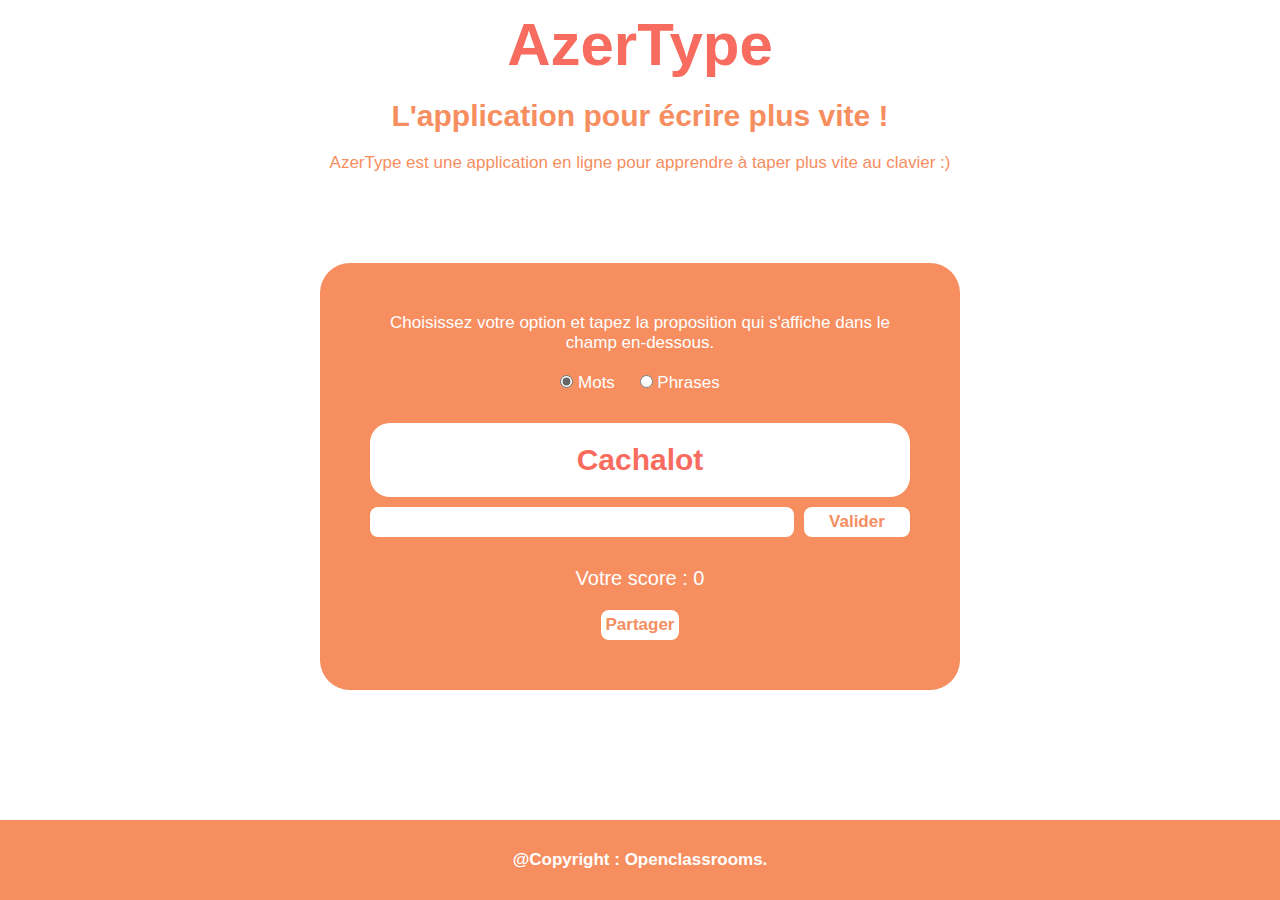
<file: Web Project/Projet Javascript/QwerType/index.html>
<!DOCTYPE html>
<html lang="en">
  <head>
    <meta charset="UTF-8" />
    <meta name="viewport" content="width=device-width, initial-scale=1.0" />
    <title>Document</title>
    <script src="Scripts/config.js" defer></script>
    <script src="Scripts/fonction.js" defer></script>
    <script src="Scripts/main.js" defer></script>
    <link rel="stylesheet" href="index.css" />
  </head>
  <body>
    <header>
      <h1>AzerType</h1>
      <h2>L'application pour écrire plus vite !</h2>
      <h3>
        AzerType est une application en ligne pour apprendre à taper plus vite
        au clavier :)
      </h3>
    </header>

    <main>
      <div class="zoneOptions">
        <p>
          Choisissez votre option et tapez la proposition qui s'affiche dans le
          champ en-dessous.
        </p>
        <div class="optionSource">
          <input type="radio" name="optionSource" id="mots" value="1" checked />
          <label for="mots">Mots</label>
          <input type="radio" name="optionSource" id="phrases" value="2" />
          <label for="phrases">Phrases</label>
        </div>
      </div>

      <div class="zoneProposition">Azerty</div>

      <div class="zoneSaisie">
        <input type="text" id="inputEcriture" name="inputEcriture" />
        <button id="btnValiderMot">Valider</button>
      </div>

      <div class="zoneScore">Votre score : <span>0</span></div>

      <div class="zonePartage">
        <button class="partager">Partager</button>
      </div>
    </main>

    <!-- FOOTER -->
    <footer>@Copyright : Openclassrooms.</footer>

    <!-- Popup de partage -->
    <div class="popupBackground">
      <div class="popup">
        <div>Partagez votre score</div>
        <form novalidate>
          <label for="nom">Votre nom</label>
          <input
            type="text"
            id="nom"
            name="nom"
            placeholder="Votre nom"
            required
          />
          <label for="email">Avec qui voulez-vous partager votre score ?</label>
          <input
            type="email"
            id="email"
            name="email"
            placeholder="nom@domaine.com"
            required
          />
          <button id="btnEnvoyerMail">Envoyer</button>
        </form>
      </div>
    </div>
  </body>
</html>
</file>
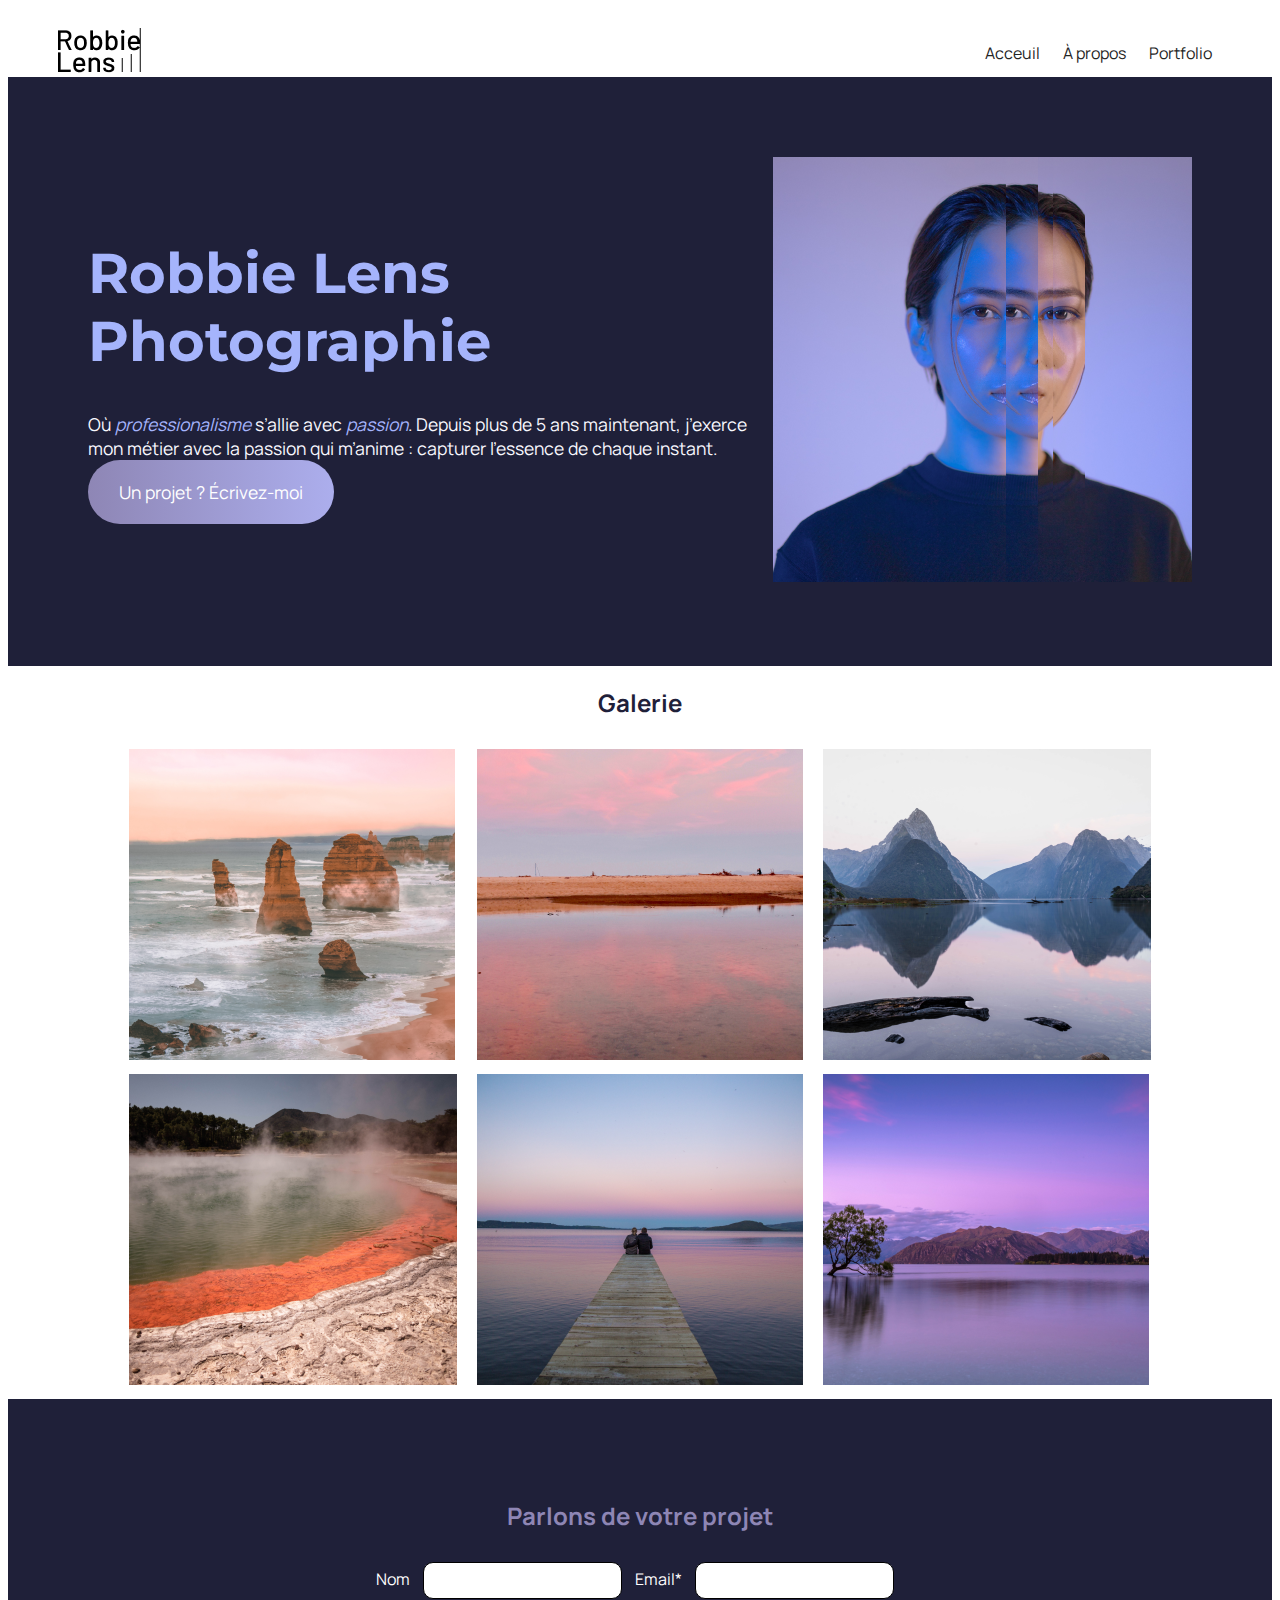
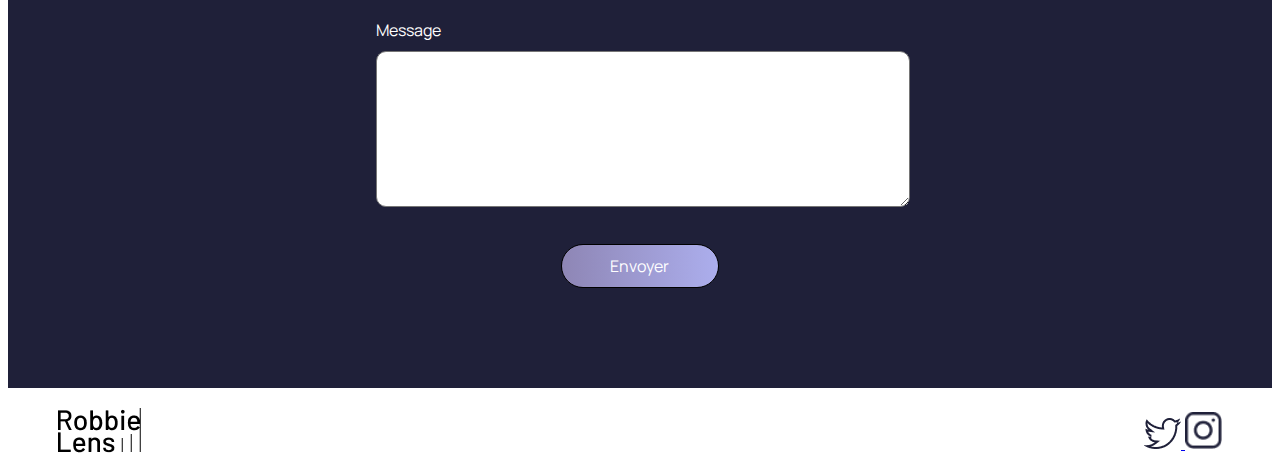
<file: Web Project/web page/Robbie lens/index.html>
<!DOCTYPE html>
<html lang="fr">
  <head>
    <meta charset="utf-8" />
    <title>Accueil - Robbie Lens Photographie</title>
    <link rel="stylesheet" href="style.css" />
    <link rel="stylesheet" href="index.css" />
    <link rel="preconnect" href="https://fonts.googleapis.com" />
    <meta name="viewport" content="width=device-width, initial-scale=1.0" />
    <link rel="preconnect" href="https://fonts.gstatic.com" crossorigin />
    <link
      href="https://fonts.googleapis.com/css2?family=Montserrat:ital,wght@0,100..900;1,100..900&display=swap"
      rel="stylesheet"
    />

    <link rel="preconnect" href="https://fonts.googleapis.com" />
    <link rel="preconnect" href="https://fonts.gstatic.com" crossorigin />
    <link
      href="https://fonts.googleapis.com/css2?family=Manrope:wght@200..800&family=Montserrat:ital,wght@0,100..900;1,100..900&display=swap"
      rel="stylesheet"
    />
  </head>

  <body>
    <header class="top">
      <nav>
        <a href="index.html"> <img src="Image/logo.png" alt="logo" /> </a>
        <div>
          <a href="index.html" class="about"> Acceuil </a>
          <a href="dossier demo/a-propos.html" class="about"> À propos </a>

          <a href="portfolio.html" class="about"> Portfolio</a>
        </div>
      </nav>
    </header>

    <main>
      <section class="contener">
        <div>
          <h1>Robbie Lens Photographie</h1>
          <p class="text-accueil">
            Où <em>professionalisme </em> s’allie avec <em>passion</em>. Depuis
            plus de 5 ans maintenant, j’exerce mon métier avec la passion qui
            m’anime : capturer l’essence de chaque instant.
          </p>

          <p class="contact">
            <a href="index.html#projet" class="cta"> Un projet ? Écrivez-moi</a>
          </p>
        </div>
        <div>
          <img src="Image/robbie-lens.png" alt=" robbie-lens" />
        </div>
      </section>

      <h2 class="gal">Galerie</h2>
      <div class="galerie">
        <div class="column1">
          <div class="ligne img1">
            <img src="Image/element-1.png" alt=" robbie-lens1" />
          </div>
          <div class="ligne img2">
            <img src="Image/element-2.png" alt=" robbie-lens2" />
          </div>
        </div>
        <div class="column2">
          <div class="ligne img3">
            <img src="Image/element-3.png" alt=" robbie-lens3" />
          </div>
          <div class="ligne img4">
            <img src="Image/element-4.png" alt=" robbie-lens4" />
          </div>
        </div>
        <div class="column3">
          <div class="ligne img5">
            <img src="Image/element-5.png" alt=" robbie-lens5" />
          </div>
          <div class="ligne img6">
            <img src="Image/element-6.png" alt=" robbie-lens6" />
          </div>
        </div>
      </div>
      <section class="formular">
        <div class="center">
          <form action="" method="get">
            <h2 style="color: #8e86b5" id="projet">Parlons de votre projet</h2>
            <label for="Nom"> Nom</label>
            <input type="text" name="Nom" id="Nom" />
            <label for="Email"> Email*</label>
            <input type="email" name="Email" id="Email" required /> <br />
            <label for="message">Message</label><br />
            <div class="textarea">
              <textarea
                name="message"
                id="message"
                cols="30"
                rows="10"
              ></textarea>
            </div>
            <br />
            <div style="text-align: center">
              <input type="submit" value="Envoyer" />
            </div>
          </form>
        </div>
      </section>
    </main>
    <footer class="footer top">
      <a href="index.html"> <img src="Image/logo.png" alt="logo" /> </a>
      <div>
        <a href="https://twitter.com/" target="_blank">
          <img src="Image/twitter.png" alt="logo twitter" />
        </a>

        <a href="https://instagram.com/" target="_blank">
          <img src="Image/instagram.png" alt="logo instagram" class="insta" />
        </a>
      </div>
    </footer>
  </body>
</html>
</file>
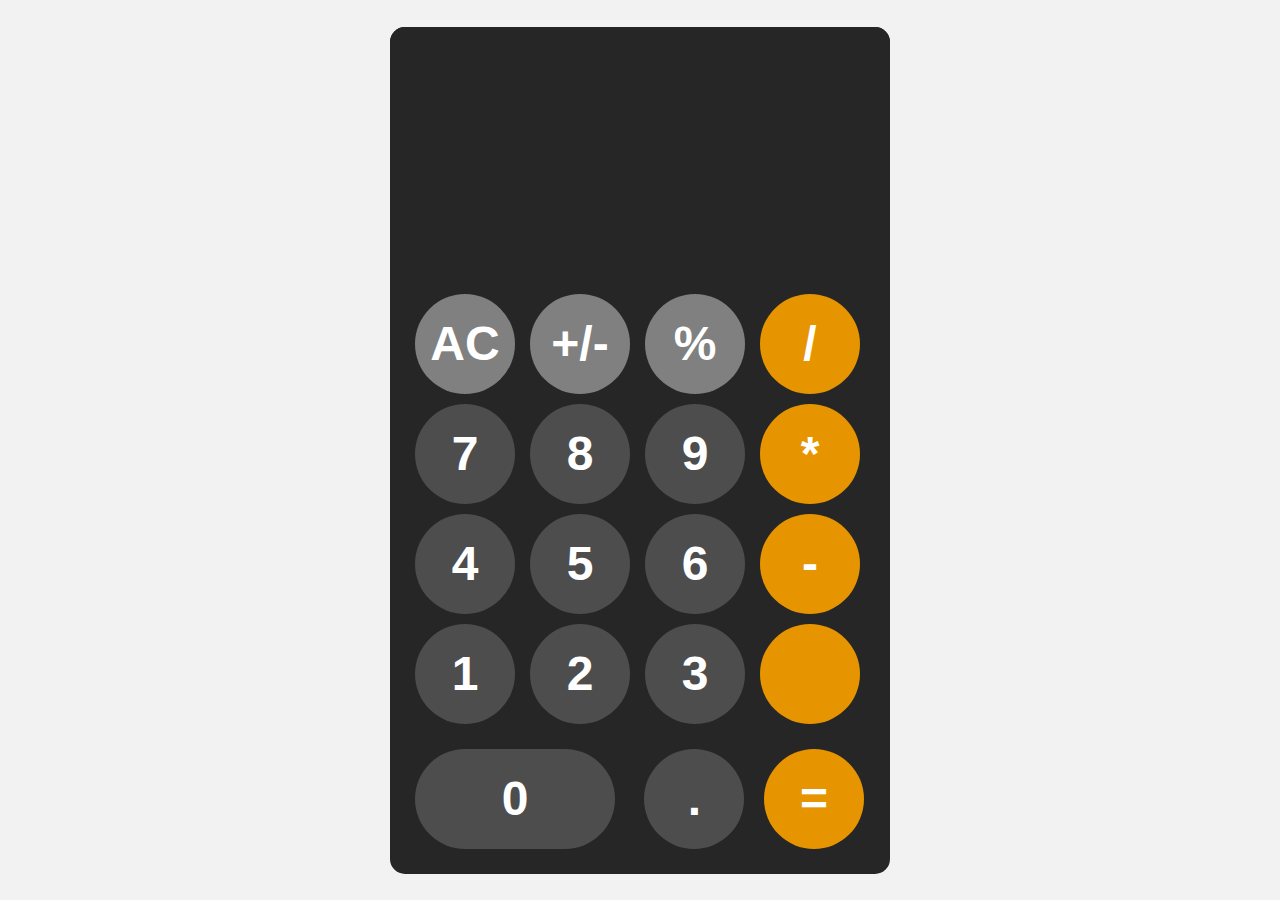
<file: Web Project/Projet Javascript/Calculator/Calculator.html>
<!DOCTYPE html>
<html lang="en">
  <head>
    <meta charset="UTF-8" />
    <meta name="viewport" content="width=device-width, initial-scale=1.0" />
    <title>Document</title>
    <link rel="stylesheet" href="calculator.css" />
  </head>
  <body>
    <section id="calculator">
      <div class="display">
        <input id="display" readonly />
      </div>
      <div class="keys">
        <button  onclick="clearDisplay()" class="operator-btnGrey">AC</button>
        <button onclick="appendToDisplayNegation()" class="operator-btnGrey">
          +/-
        </button>
        <button onclick="calculatePercentage()" class="operator-btnGrey">
          %
        </button>
        <button  class="operator-btnOrange">
          /
        </button>
        <button  class="number">7</button>
        <button class="number">8</button>
        <button class="number">9</button>
        <button  class="operator-btnOrange">
          *
        </button>
        <button class="number">4</button>
        <button class="number">5</button>
        <button class="number">6</button>
        <button  class="operator-btnOrange">
          -
        </button>
        <button class="number">1</button>
        <button class="number">2</button>
        <button class="number">3</button>
        <button  class="operator-btnOrange">
          
        </button>
    </div class="keysLastLine">
        <div>
        <button  class="zero number">0</button>
        <button  style="margin-right: 15px">.</button>
        <button  class="operator-btnOrange" id="result">
          =
        </button>
    </div>
     
    </section>
    <script src="calculator.js"></script>
  </body>
</html>
</file>
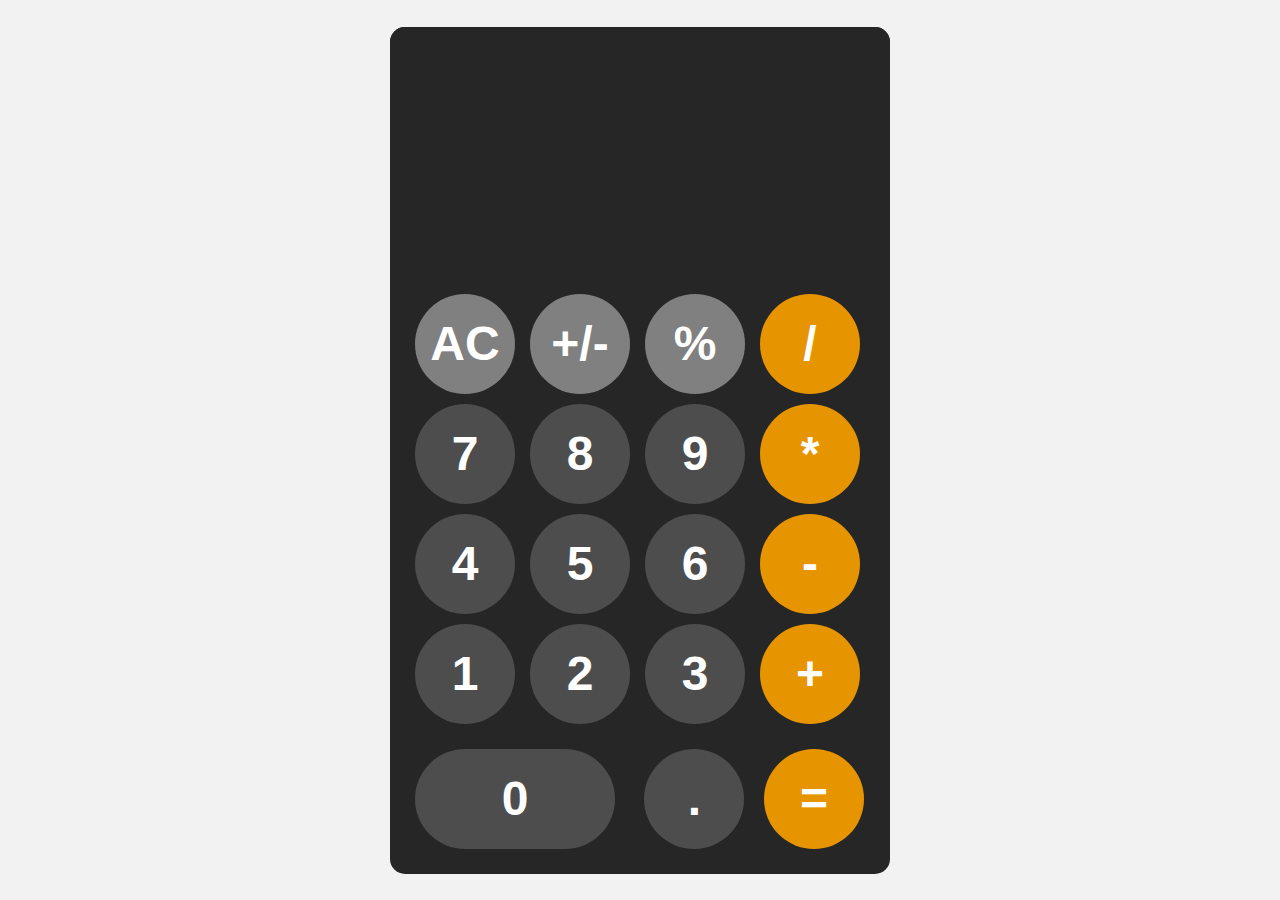
<file: Web project/Projet Javascript/Calculator/Calculator.html>
<!DOCTYPE html>
<html lang="en">
  <head>
    <meta charset="UTF-8" />
    <meta name="viewport" content="width=device-width, initial-scale=1.0" />
    <title>Document</title>
    <link rel="stylesheet" href="calculator.css" />
  </head>
  <body>
    <section id="calculator">
      <div class="display">
        <input id="display" readonly />
      </div>
      <div class="keys">
        <button onclick="clearDisplay()" class="operator-btnGrey">AC</button>
        <button onclick="appendToDisplayNegation('-')" class="operator-btnGrey">
          +/-
        </button>
        <button onclick="appendToDisplay('%')" class="operator-btnGrey">
          %
        </button>
        <button onclick="appendToDisplay('/')" class="operator-btnOrange">
          /
        </button>
        <button onclick="appendToDisplay('7')" class="number">7</button>
        <button onclick="appendToDisplay('8')"class="number">8</button>
        <button onclick="appendToDisplay('9')"class="number">9</button>
        <button onclick="appendToDisplay('*')" class="operator-btnOrange">
          *
        </button>
        <button onclick="appendToDisplay('4')"class="number">4</button>
        <button onclick="appendToDisplay('5')"class="number">5</button>
        <button onclick="appendToDisplay('6')"class="number">6</button>
        <button onclick="appendToDisplay('-')" class="operator-btnOrange">
          -
        </button>
        <button onclick="appendToDisplay('1')"class="number">1</button>
        <button onclick="appendToDisplay('2')"class="number">2</button>
        <button onclick="appendToDisplay('3')"class="number">3</button>
        <button onclick="appendToDisplay('+')" class="operator-btnOrange">
          +
        </button>
    </div class="keysLastLine">
        <div>
        <button onclick="appendToDisplay('0')" class="zero number">0</button>
        <button onclick="appendToDisplay('.')" style="margin-right: 15px">.</button>
        <button onclick="calculate()" class="operator-btnOrange" id="result">
          =
        </button>
    </div>
     
    </section>
    <script src="calculator.js"></script>
  </body>
</html>
</file>
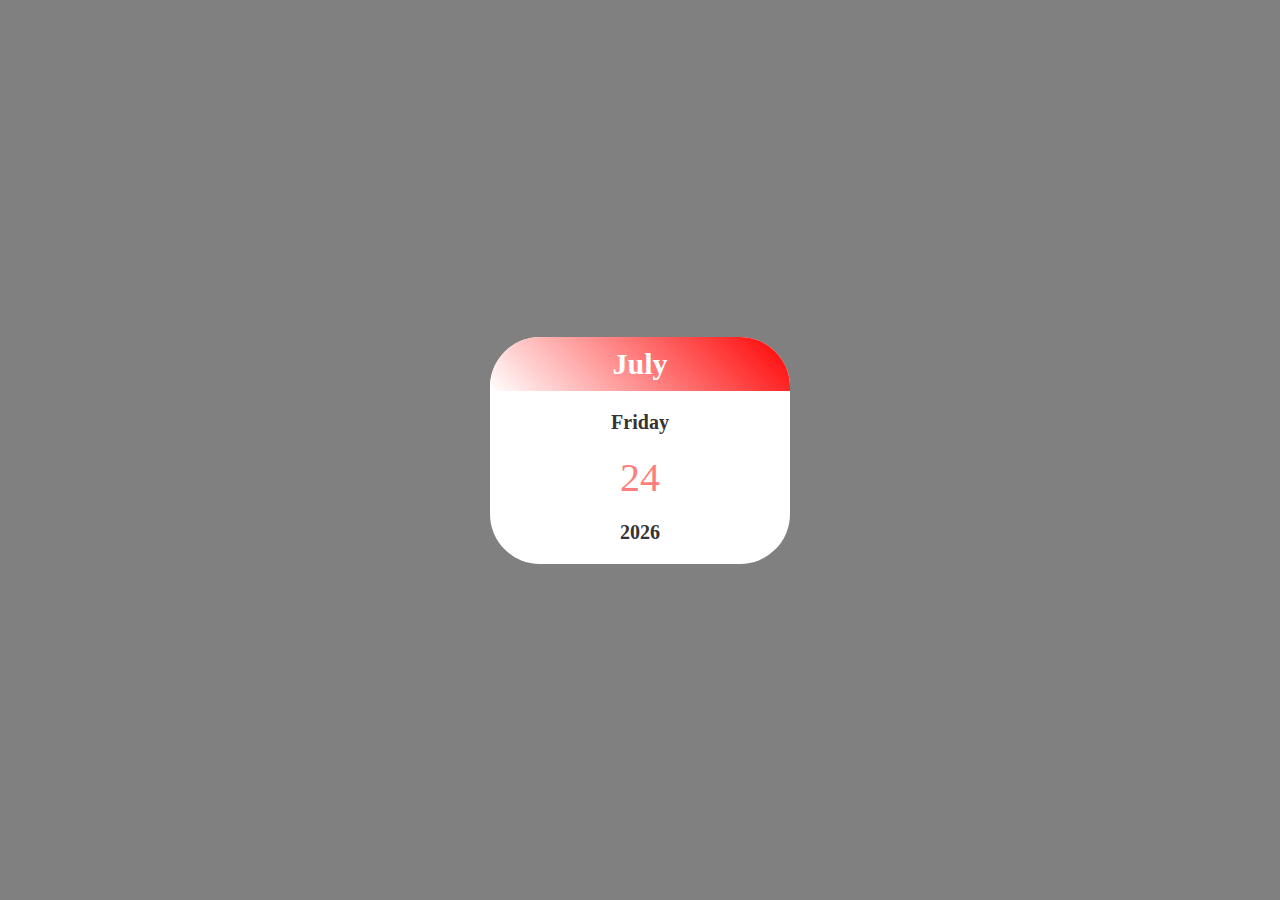
<file: Web Project/Projet Javascript/Mini calendar/calendar.html>
<!DOCTYPE html>
<html lang="en">
  <head>
    <meta charset="UTF-8" />
    <meta name="viewport" content="width=device-width, initial-scale=1.0" />
    <title>Mini calender</title>
    <link rel="stylesheet" href="calendar.css" />
  </head>
  <body>
    <div class="calender-container">
      <p class="month-name" id="month-name">October</p>
      <p class="day-name" id="day-name">Saturday</p>
      <p class="day-number" id="day-number">05</p>
      <p class="year" id="year">2024</p>
    </div>
    <script src="calendar.js"></script>
  </body>
</html>
</file>
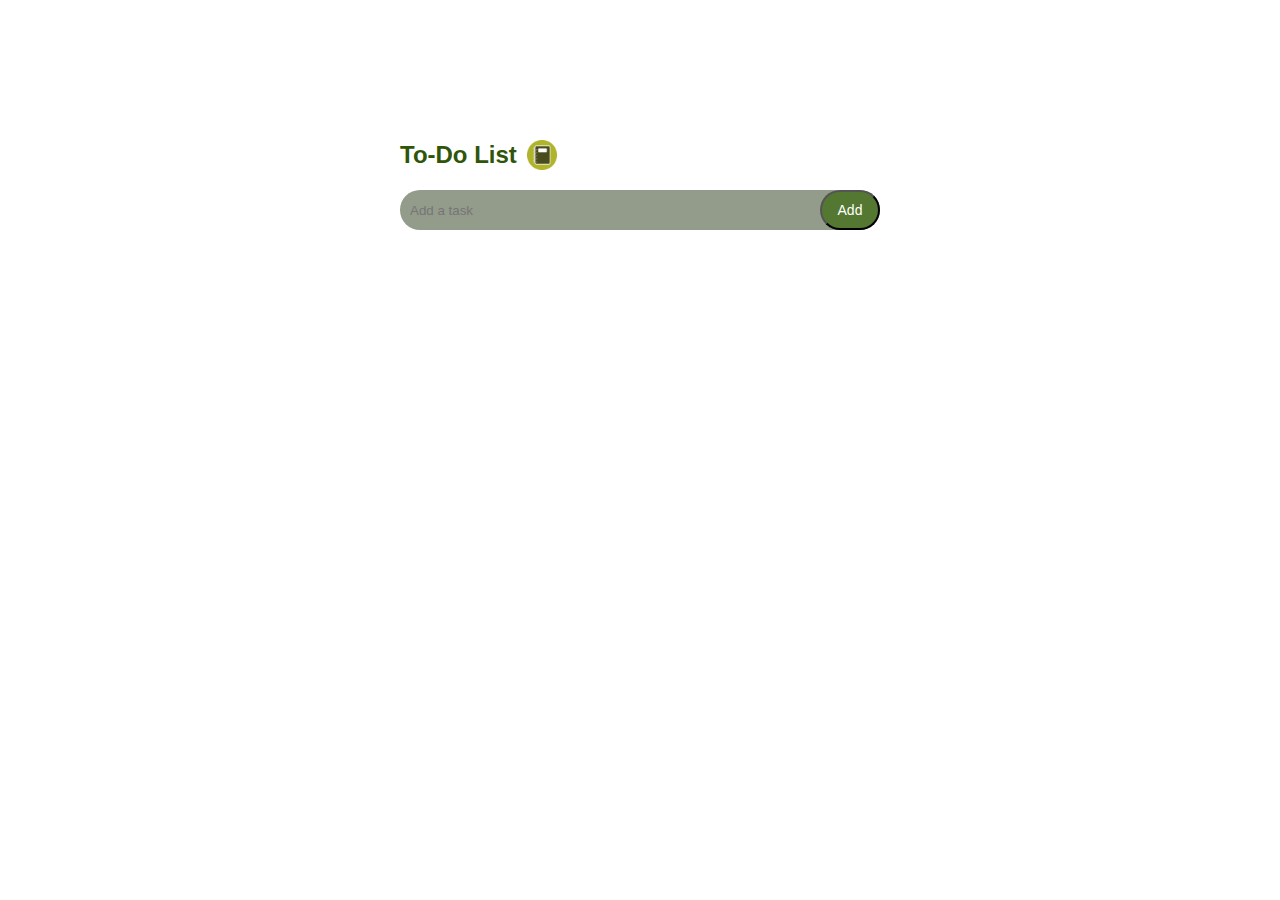
<file: Web Project/Projet Javascript/To-Do List/toDoList.html>
<!DOCTYPE html>
<html lang="en">
  <head>
    <meta charset="UTF-8" />
    <meta name="viewport" content="width=device-width, initial-scale=1.0" />
    <title>To-Do List</title>
    <link rel="stylesheet" href="toDoList.css" />
  </head>
  <body>
    <section>
      <div class="todo-app">
        <h2>To-Do List <img src="images/logo.jpg" /></h2>
        <div class="row">
          <input type="text" id="task" placeholder="Add a task" />
          <button onclick="addTask()">Add</button>
        </div>
        <div>
          <ul id="taskList"></ul>
        </div>
      </div>
    </section>
    <script src="toDoList.js"></script>
  </body>
</html>
</file>
<file: Web Project/web page/Robbie lens/style.css>
*{
    margin: o;
}
header{
    padding-top: 20px;
    padding-top: 20px;
    padding-left: 50px;
    padding-right: 50px;
}
footer{
    padding-top: 20px;
    padding-top: 20px;
    padding-left: 50px;
    padding-right: 50px;
   
}

section{
    padding: 80px;
}
h1 {
    color:#A5B4FC;
    font-size: 3.5em;
    font-family:"Montserrat", sans-serif;
    font-optical-sizing: auto;
}

h2{
    color: #F9F8FF;
    font-family: "Manrope", sans-serif;
    text-align: center;
}

p{
    font-size: 1.1em;
    font-family: "Manrope", sans-serif;
    color: #F9F8FF;
}

ul{
    font-size: 1em;
    font-family: "Manrope", sans-serif;
    color: #F9F8FF;
   padding-left: 40%;
}
.about{
    color: #242424;
    font-size: 1em;
   text-decoration: none;
   font-family: "Manrope", sans-serif;
   padding-left: 10px;
   padding-right: 10px;
   
}
.about:hover{
    border-radius: 50px;
    background-color: #696484;
    color: #ffffff;

}
em{
    color: #A5B4FC;
}
.top {
    background-color: white;
}

body{
 background-color: #ffffff;
 
}

.contact {
   background: linear-gradient(90deg,#8E86B5,#ACAEED);
    font-family: "Manrope", sans-serif;
    color: white;
    border-radius: 50px;
    text-decoration: none;
    text-align: center;
    margin-top: 0px;
   width: 30%;
   padding: 20px;
}
.insta{
    width: 37px ;
    height: 37px;
    

}

.apropos{
    border-right: 1px #8e86b5  solid; 
    border-bottom: 1px #8e86b5  solid;
    text-align: center;
    margin-bottom: 20px;
}
a:hover{
    text-decoration: none;
}
img[alt*="logo"]:hover{
    opacity:0.5 ;
}
.contact:hover, .portfolio:hover{
    background: linear-gradient(#696484,#8788BA);
    text-decoration: none;
}
.cta, .portfolio{
    color: white;
    text-decoration: none;
}
.portfolio{
    background: linear-gradient(90deg,#8E86B5,#ACAEED);
    font-family: "Manrope", sans-serif;
    color: white;
    border-radius: 50px;
    text-decoration: none;
    text-align: center;
    margin-top: 0px;
   width: 35%;
   padding: 10px;
}
.service{
    margin-top: 90px;
   margin-bottom: 40px;
}
li{
    width: 30%;
    text-align: center;
}


footer,
nav {
  display: flex;
  flex-direction: row;
  align-items: center;
  justify-content: space-between;
}

.contener{
    display: flex;
    flex-direction: row;
    align-items: center;
  justify-content: space-between;
  background-color: #1F2039;
  
}
.page2{
    background-color: #1F2039;

}
.text-accueil{
    margin-bottom: 0px;
}

.galerie{
    display: flex;
    flex-direction: row;
    align-items: center;
  justify-content: center;
  
}
.ligne{
    
    margin: 10px;
}

.footer{
    display: flex;
    flex-direction: row;
    align-items: center;
    justify-content: space-between;
}
.gal{
    color: #1F2039;
}


.Paysage{

    display: grid;
    grid-template-columns: 1fr 1fr 1fr;
    grid-template-rows: 300px;
    gap: 15px;
}

.Portrait{
    display: grid;
    grid-template-columns: 1fr 1fr 1fr;
    grid-template-rows: 300px;
    gap: 15px;

}
.Paysage img, .Portrait img{
    width: 100%;
    height: 100%;
    object-fit: cover;
}
.portfolio-section h2{
    color: #242424;
    margin-bottom: 80px;
}

@media screen and (max-width: 1024px) {
    p {
        width: 250px;
    height: 110px;
    text-align: justify;
    overflow: auto;
    }
    h1{
        font-size: 2em;
    }
    form,.text-accueil{
        max-width: 1000px;
        width: 50%;
    }
    .textarea{
        display: flex;
        flex-direction: column;
        align-items: center;
    }
    textarea{
        width: 200px;
        
    }
    section{
        padding: 20px;
    }
    nav {
        display: flex;
        flex-direction: column;
        align-items: center;
        justify-content: space-between;
      }
      section{
        
      }
      div{
       
      }
      img{
        width:100% ;
      }
      .contener{
        display: flex;
        flex-direction: column;
        align-items: center;
      justify-content: space-between;
      background-color: #1F2039;
      padding: auto;
      
    }
    label{
        
        display: flex;
        flex-direction: column;
        align-items: center;
    
  }
  
  
    .galerie{
        display: flex;
        flex-direction: column;
        align-items: center;
      justify-content: space-between;
      
    }
}

@media screen and (max-width: 996px){

    
       
  
}
</file>
<file: Web Project/web page/Robbie lens/index.css>
.formular{
    background-color: #1F2039;
    color:white;
    font-family: manrope;
}
input{
    margin: 10px;
    padding: 10px;
    margin-bottom: 20px;
    border: 1px solid black;
    border-radius: 10px;
   
}
textarea{
    width: 100%; 
    border-radius: 10px;
    margin-top: 10px;
}
.center{
    display: flex;
    flex-direction: column;
    align-items: center;
}

input[type="submit"]{

    background: linear-gradient(90deg,#8E86B5,#ACAEED);
    font-family: "Manrope", sans-serif;
    color: white;
    border-radius: 50px;
    width: 30%;
   font-size: 1em;
}

input[type="submit"]:hover   {
    background: linear-gradient(#696484,#8788BA);
   }
</file>
<file: Web Project/Projet Javascript/Calculator/calculator.css>
body {
  margin: 0;
  display: flex;
  justify-content: center;
  align-items: center;
  height: 100vh;
  background-color: hsl(0, 0%, 95%);
}
#calculator {
  font-family: Arial, sans-serif;
  background-color: hsl(0, 0%, 15%);
  border-radius: 15px;
  max-width: 500px;
  overflow: hidden;
}
#display {
  width: 100%;
  padding: 70px;
  margin-bottom: 10px;
  font-size: 5rem;
  text-align: left;
  border: none;
  background-color: hsl(0, 0%, 15%);
  color: white;
}
button {
  width: 100px;
  height: 100px;
  border-radius: 50px;
  border: none;
  background-color: hsl(0, 0%, 30%);
  color: white;
  font-size: 3rem;
  font-weight: bold;
  cursor: pointer;
}
.zero {
  width: 200px;
  margin: 25px;
}
.keys {
  display: grid;
  grid-template-columns: repeat(4, 1fr);
  gap: 10px;
  padding: 25px;
  padding-bottom: 0px;
}
.keysLastLine {
  display: grid;
  grid-template-columns: repeat(4, 1fr);
  gap: 10px;
  padding: 25px;
  padding-top: 0px;
}

button:hover {
  background-color: hsl(0, 0%, 40%);
}
button:active {
  background-color: hsl(0, 0%, 50%);
}

.operator-btnGrey {
  background-color: gray;
}
.operator-btnGrey:hover {
  background-color: hsl(0, 0%, 60%);
}
.operator-btnGrey:active {
  background-color: hsl(0, 0%, 70%);
}
.operator-btnOrange {
  background-color: hsl(39, 100%, 45%);
}
.operator-btnOrange:hover {
  background-color: hsl(39, 100%, 55%);
}

.operator-btnOrange:active {
  background-color: hsl(39, 100%, 65%);
}
</file>
<file: Web project/Projet Javascript/Calculator/calculator.css>
body {
  margin: 0;
  display: flex;
  justify-content: center;
  align-items: center;
  height: 100vh;
  background-color: hsl(0, 0%, 95%);
}
#calculator {
  font-family: Arial, sans-serif;
  background-color: hsl(0, 0%, 15%);
  border-radius: 15px;
  max-width: 500px;
  overflow: hidden;
}
#display {
  width: 100%;
  padding: 70px;
  margin-bottom: 10px;
  font-size: 5rem;
  text-align: left;
  border: none;
  background-color: hsl(0, 0%, 15%);
  color: white;
}
button {
  width: 100px;
  height: 100px;
  border-radius: 50px;
  border: none;
  background-color: hsl(0, 0%, 30%);
  color: white;
  font-size: 3rem;
  font-weight: bold;
  cursor: pointer;
}
.zero {
  width: 200px;
  margin: 25px;
}
.keys {
  display: grid;
  grid-template-columns: repeat(4, 1fr);
  gap: 10px;
  padding: 25px;
  padding-bottom: 0px;
}
.keysLastLine {
  display: grid;
  grid-template-columns: repeat(4, 1fr);
  gap: 10px;
  padding: 25px;
  padding-top: 0px;
}

button:hover {
  background-color: hsl(0, 0%, 40%);
}
button:active {
  background-color: hsl(0, 0%, 50%);
}

.operator-btnGrey {
  background-color: gray;
}
.operator-btnGrey:hover {
  background-color: hsl(0, 0%, 60%);
}
.operator-btnGrey:active {
  background-color: hsl(0, 0%, 70%);
}
.operator-btnOrange {
  background-color: hsl(39, 100%, 45%);
}
.operator-btnOrange:hover {
  background-color: hsl(39, 100%, 55%);
}

.operator-btnOrange:active {
  background-color: hsl(39, 100%, 65%);
}
</file>
<file: Web Project/Projet Javascript/Mini calendar/calendar.css>
body {
  margin: 0;
  display: flex;
  justify-content: center;
  align-items: center;
  height: 100vh;
  font-family: cursive;
  background-color: gray;
}

.calender-container {
  background-color: white;
  text-align: center;
  width: 300px;
  border-radius: 50px;
  overflow: hidden;
}

.month-name {
  margin: 0;
  background-image: linear-gradient(45deg, white, rgb(255, 0, 0));
  padding: 10px;
  color: white;
  font-size: 30px;
  font-weight: bold;
}
.day-name {
  color: rgb(53, 51, 51);
  font-weight: bold;
  font-size: 20px;
}
.day-number {
  color: rgb(255, 125, 125);
  font-size: 40px;
  margin: 10px;
}
.year {
  color: rgb(53, 51, 51);
  font-size: 20px;
  font-weight: bold;
}
</file>
<file: Web Project/Projet Javascript/To-Do List/toDoList.css>
/*
- overall css 
- css for list checked
*/

* {
  margin: 0;
  padding: 0;
  font-family: "poppins", sans-serif;
  box-sizing: border-box;
}

.todo-app {
  width: 100%;
  max-width: 540px;
  margin: 100px auto 20px;
  padding: 40px 30px 70px;
  border-radius: 10px;
}

.todo-app h2 {
  color: #2f550a;
  display: flex;
  align-items: center;
  margin-bottom: 20px;
}

.todo-app img {
  width: 30px;
  margin-left: 10px;
}

.row {
  display: flex;
  align-items: center;
  background-color: #939b8b;
  border-radius: 40px;

  margin-bottom: 25px;
}

input {
  flex: 1;
  border: none;
  outline: none;
  padding: 10px;
  font-weight: 14px;
  background: transparent;
  color: white;
}

button {
  padding: 10px;
  width: 60px;
  border-radius: 40px;
  background-color: #547731;
  color: white;
  font-size: 14px;
  cursor: pointer;
}

/* css list of task*/

ul li {
  list-style: none;
  font-size: 17px;
  padding: 12px 8px 12px 50px;
  user-select: none;
  cursor: pointer;
  position: relative;
}

ul li::before {
  content: "";
  position: absolute;
  height: 28px;
  width: 28px;
  border-radius: 50%;
  background-image: url(images/unchecked.png);
  background-size: cover;
  background-position: center;
  top: 8px;
  left: 8px;
}

ul li.checked {
  text-decoration: line-through;
}

ul li.checked::before {
  background-image: url(images/check.png);
}

ul li span {
  position: absolute;
  right: 0;
  top: 5px;
  width: 40px;
  height: 40px;
  font-size: 22px;
  color: #2f550a;
  line-height: 40px;
  text-align: center;
  border-radius: 50%;
}

ul li span:hover {
  background: #939b8b;
}
</file>
<file: Web Project/Projet Javascript/QwerType/index.css>
/**
 * Reset
 */
* {
  margin: 0;
  padding: 0;
  box-sizing: border-box;
}

/**
 * Eléments génériques
 */

body {
  --color-primary: #f76c5e;
  --color-secondary: #f68e5f;
  --color-tertiary: #ffeee6;
}

/* Mise en forme des titres */
h1 {
  margin: 10px;
  font-size: 60px;
  font-weight: 900;
  color: var(--color-primary);
}

h2 {
  margin: 10px;
  font-size: 30px;
  font-weight: 600;
  color: var(--color-secondary);
}

h3 {
  margin: 10px;
  font-size: 17px;
  font-weight: 500;
  color: var(--color-secondary);
}

/* Mise en forme des formulaires */
input[type="radio"] {
  filter: grayscale(1); /* Grayscale passe le bouton en niveau de gris */
}

input[type="text"],
input[type="email"] {
  width: 100%;
  margin-right: 10px;
  padding: 5px;
  border: none;
  border-radius: 8px;
  font-size: 17px;
  font-weight: 600;
  font-size: 17px;
  color: var(--color-primary);
}

input[type="text"]::placeholder,
input[type="email"]::placeholder {
  color: var(--color-secondary);
  opacity: 50%;
}

button {
  padding: 5px;
  border: none;
  border-radius: 8px;
  font-family: "Roboto", sans-serif;
  font-weight: 600;
  font-size: 17px;
  color: var(--color-secondary);
  background-color: white;
}

button:hover {
  color: var(--color-primary);
  background-color: var(--color-tertiary);
  cursor: pointer;
}

button:focus {
  background-color: var(--color-tertiary);
  border: 3px solid var(--color-primary);
  padding: 2px;
}

/**
 * Eléments principaux
 */
body {
  display: flex;
  flex-direction: column;
  justify-content: space-between;
  align-items: center;
  min-height: 100vh;
  font-family: "Roboto", sans-serif;
}

header {
  display: flex;
  flex-direction: column;
  align-items: center;
}

main {
  display: flex;
  flex-direction: column;
  justify-content: space-between;
  align-items: center;
  width: 50%;
  min-width: 200px;
  margin-bottom: 50px;
  padding: 50px;
  text-align: center;
  color: white;
  font-size: 17px;
  font-weight: 500;
  border-radius: 30px;
  background-color: var(--color-secondary);
}

footer {
  position: sticky;
  bottom: 0;
  display: flex;
  justify-content: center;
  width: 100%;
  padding: 30px;
  font-weight: 600;
  font-size: 17px;
  color: white;
  background-color: var(--color-secondary);
}

/**
 * Mise en forme des éléments de la zone principale
 */

/* Zone d'options */
.optionSource {
  margin: 20px;
}

.optionSource input[type="radio"]:not(:first-child) {
  margin-left: 20px;
}

/* Zone ou sera affiché le texte (mot ou phrase) à afficher */
.zoneProposition {
  display: flex;
  align-items: center;
  justify-content: center;
  width: 100%;
  margin: 10px 0 10px 0;
  padding: 20px;
  border-radius: 20px;
  background-color: white;
  font-size: 30px;
  font-weight: 600;
  color: var(--color-primary);
}

/* Zone de saisie */
.zoneSaisie {
  display: flex;
  justify-content: space-between;
  width: 100%;
  margin-bottom: 30px;
}

/* Eléments du formulaire de saisie */
.zoneSaisie input[type="text"] {
  width: 80%;
}

.zoneSaisie button {
  width: 20%;
}

.zoneScore {
  font-size: 20px;
}

.zonePartage {
  padding-top: 20px;
}

/**
  * Gestion des popups
  */

.popupBackground {
  display: none;
  position: fixed;
  height: 100vh;
  width: 100vw;
  background-color: rgba(255, 255, 255, 0.5);
}

.popup {
  position: absolute;
  top: 50%;
  left: 50%;
  transform: translate(-50%, -50%);
  flex-wrap: wrap;
  justify-content: center;
  align-items: center;
  width: 300px;
  padding: 20px;
  text-align: center;
  color: white;
  font-size: 17px;
  font-weight: 500;
  background-color: #f76c5e;
  border-radius: 30px;
  z-index: 1;
}

.active {
  display: flex !important;
}

.popup p {
  width: 100%;
  margin-bottom: 20px;
}

.popup div {
  font-size: 25px;
  padding: 5px;
  padding-bottom: 15px;
}

/* Eléments de formulaire */
.popup input {
  margin-bottom: 10px;
}

.popup button {
  margin: 5px;
}

/** 
 * Responsive
 */

/* En dessous de 1200 px */
@media screen and (max-width: 1200px) {
  main {
    width: 60%;
    padding: 30px;
  }
}

/* En dessous de 800 px */
@media screen and (max-width: 800px) {
  main {
    width: 90%;
    padding: 10px;
  }
}
</file>
